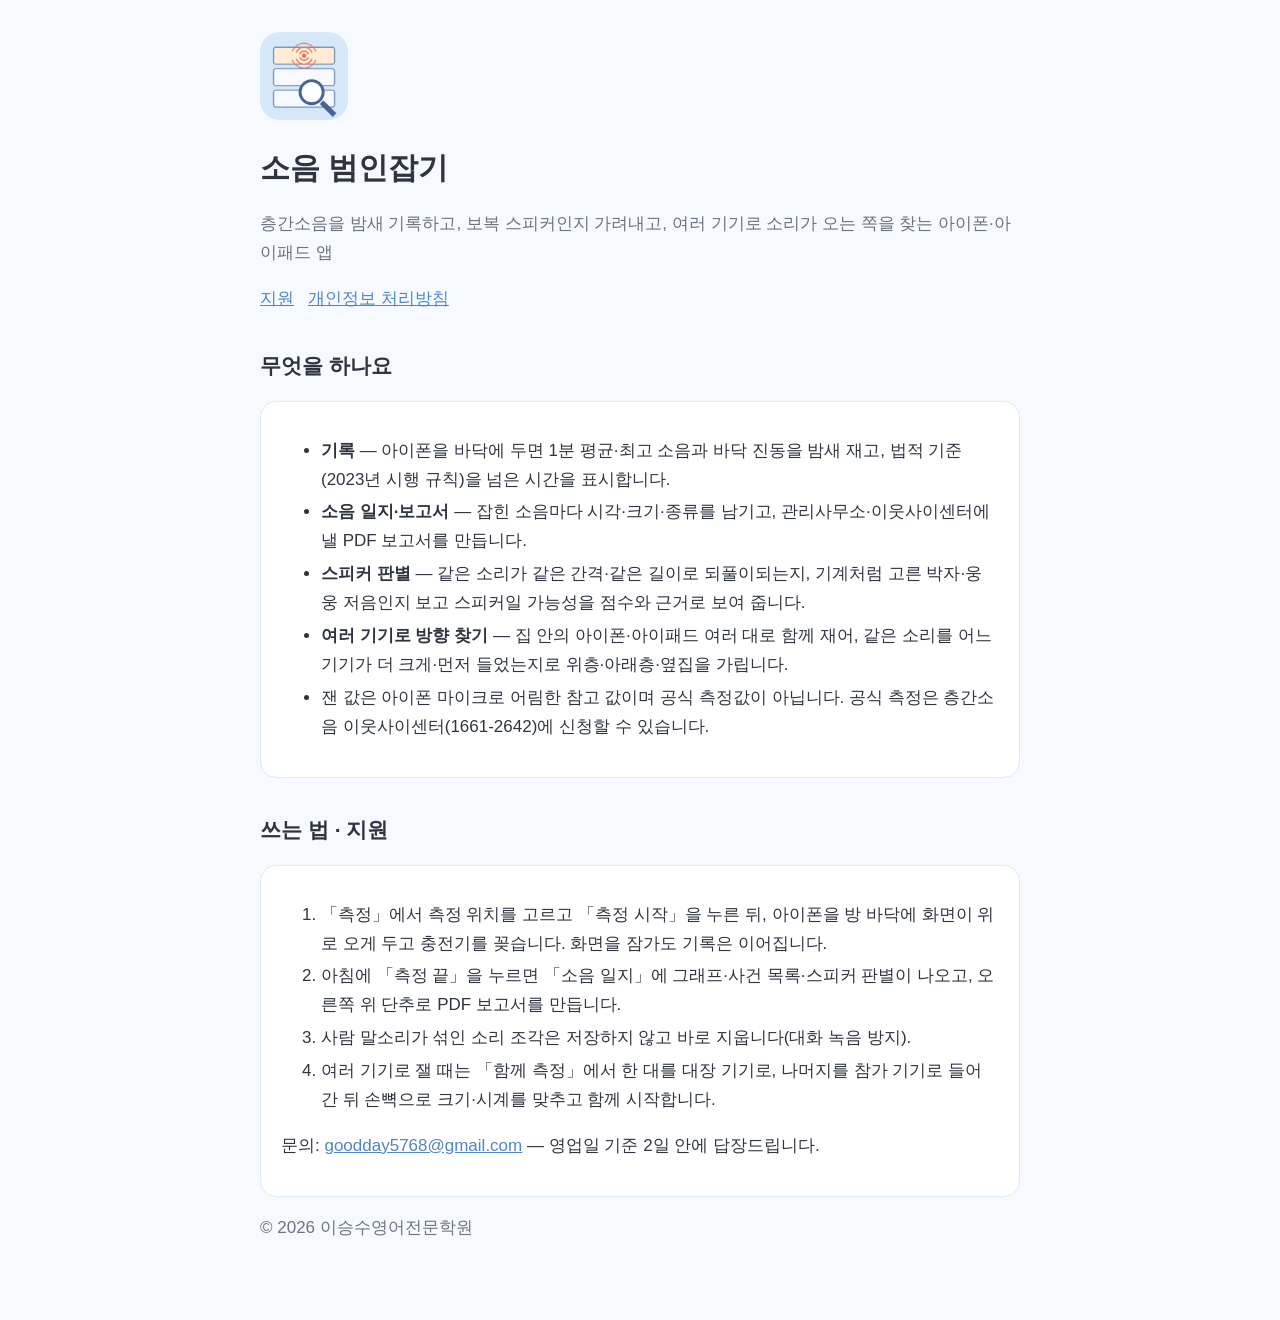
<file: index.html>
<!doctype html><html lang="ko"><head><meta charset="utf-8"><meta name="viewport" content="width=device-width,initial-scale=1">
<link rel="stylesheet" href="style.css"><title>소음 범인잡기</title></head><body><main>
<img class="icon" src="icon.png" alt="">
<h1>소음 범인잡기</h1><p class="mut">층간소음을 밤새 기록하고, 보복 스피커인지 가려내고, 여러 기기로 소리가 오는 쪽을 찾는 아이폰·아이패드 앱</p>
<nav><a href="#support">지원</a><a href="privacy.html">개인정보 처리방침</a></nav>
<h2>무엇을 하나요</h2><div class="card"><ul>
<li><b>기록</b> — 아이폰을 바닥에 두면 1분 평균·최고 소음과 바닥 진동을 밤새 재고, 법적 기준(2023년 시행 규칙)을 넘은 시간을 표시합니다.</li>
<li><b>소음 일지·보고서</b> — 잡힌 소음마다 시각·크기·종류를 남기고, 관리사무소·이웃사이센터에 낼 PDF 보고서를 만듭니다.</li>
<li><b>스피커 판별</b> — 같은 소리가 같은 간격·같은 길이로 되풀이되는지, 기계처럼 고른 박자·웅웅 저음인지 보고 스피커일 가능성을 점수와 근거로 보여 줍니다.</li>
<li><b>여러 기기로 방향 찾기</b> — 집 안의 아이폰·아이패드 여러 대로 함께 재어, 같은 소리를 어느 기기가 더 크게·먼저 들었는지로 위층·아래층·옆집을 가립니다.</li>
<li>잰 값은 아이폰 마이크로 어림한 참고 값이며 공식 측정값이 아닙니다. 공식 측정은 층간소음 이웃사이센터(1661-2642)에 신청할 수 있습니다.</li></ul></div>
<h2 id="support">쓰는 법 · 지원</h2><div class="card"><ol>
<li>「측정」에서 측정 위치를 고르고 「측정 시작」을 누른 뒤, 아이폰을 방 바닥에 화면이 위로 오게 두고 충전기를 꽂습니다. 화면을 잠가도 기록은 이어집니다.</li>
<li>아침에 「측정 끝」을 누르면 「소음 일지」에 그래프·사건 목록·스피커 판별이 나오고, 오른쪽 위 단추로 PDF 보고서를 만듭니다.</li>
<li>사람 말소리가 섞인 소리 조각은 저장하지 않고 바로 지웁니다(대화 녹음 방지).</li>
<li>여러 기기로 잴 때는 「함께 측정」에서 한 대를 대장 기기로, 나머지를 참가 기기로 들어간 뒤 손뼉으로 크기·시계를 맞추고 함께 시작합니다.</li></ol>
<p>문의: <a href="mailto:goodday5768@gmail.com">goodday5768@gmail.com</a> — 영업일 기준 2일 안에 답장드립니다.</p></div>
<p class="mut">© 2026 이승수영어전문학원</p></main></body></html>
</file>
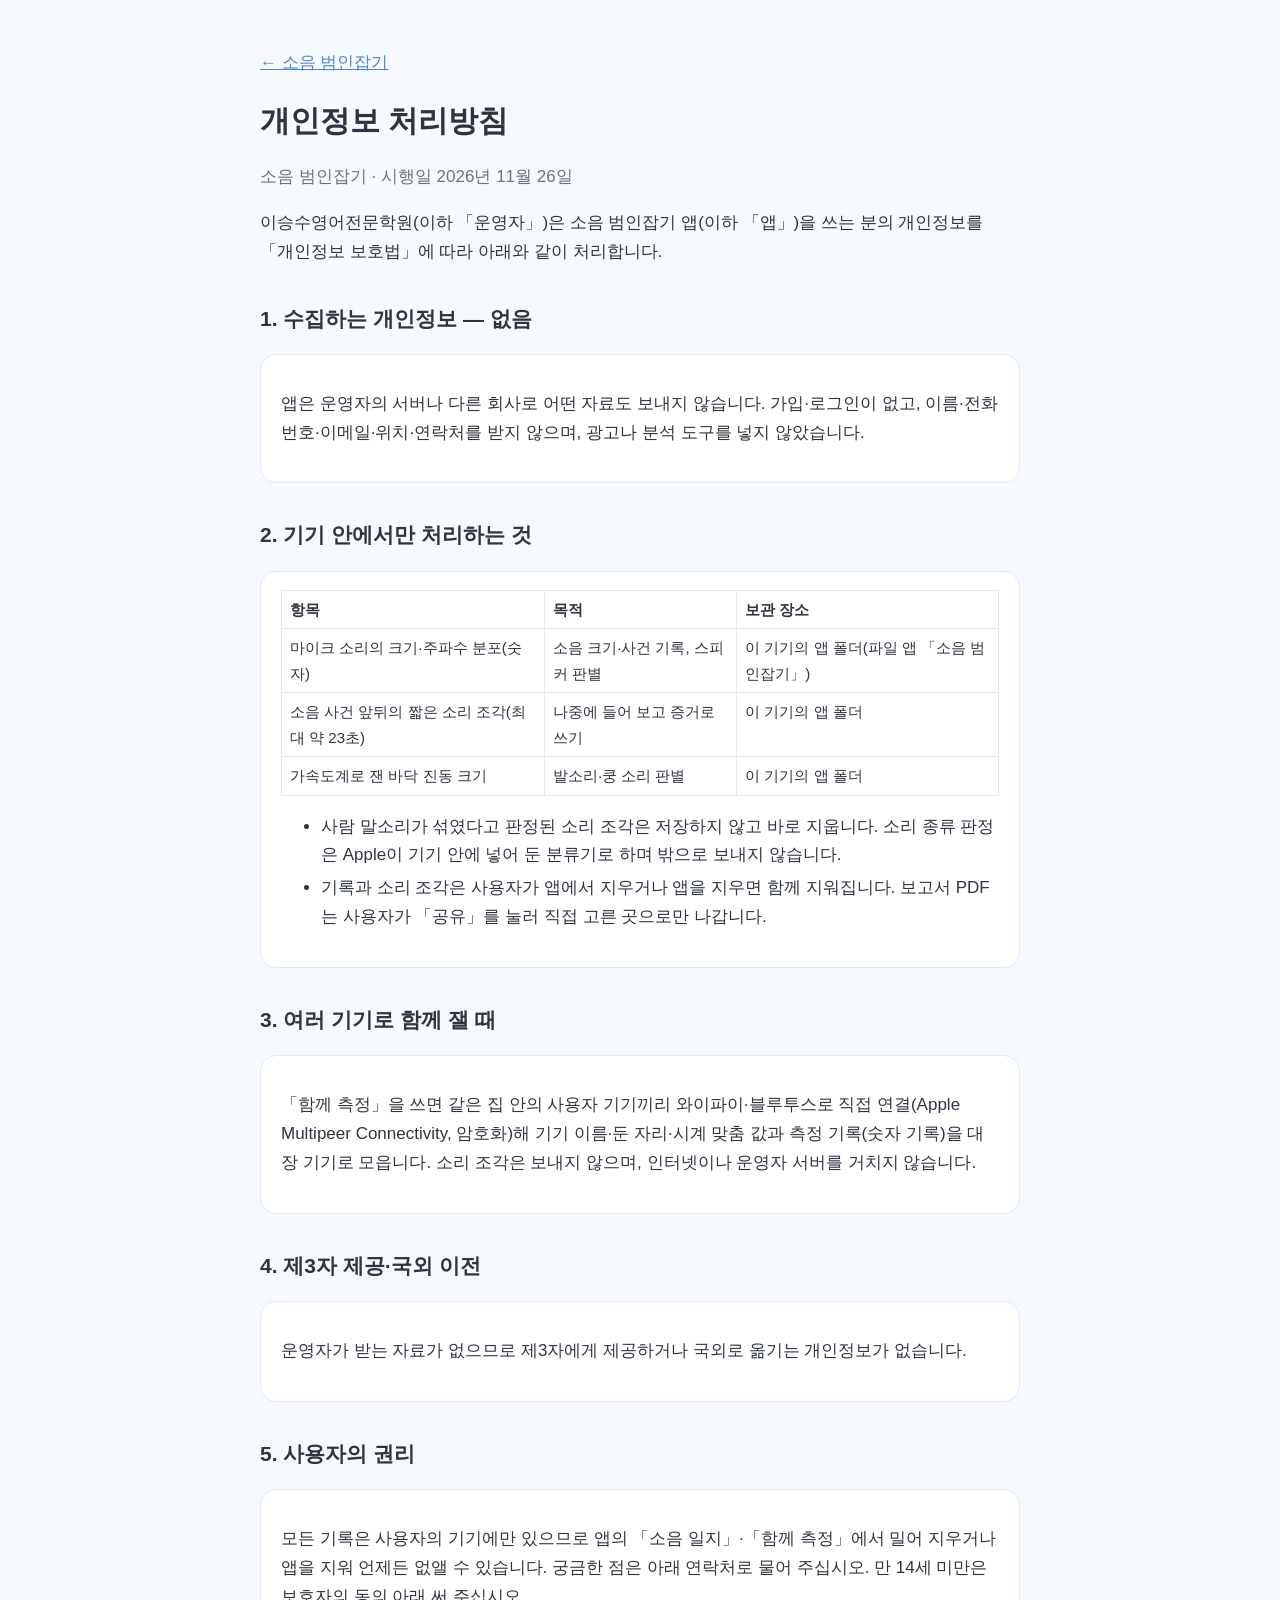
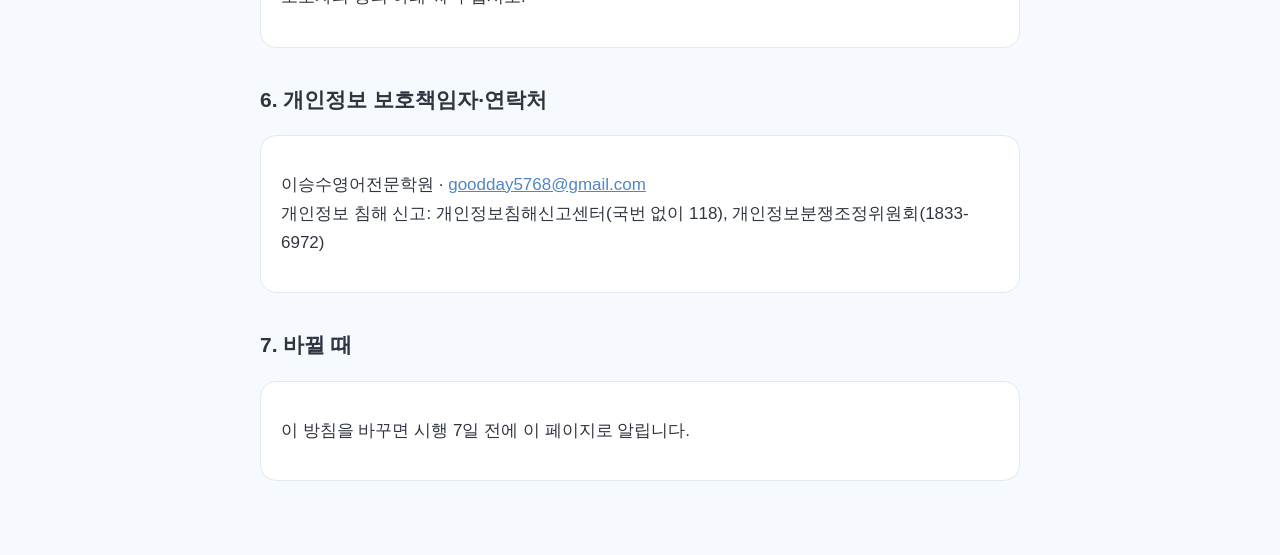
<file: privacy.html>
<!doctype html><html lang="ko"><head><meta charset="utf-8"><meta name="viewport" content="width=device-width,initial-scale=1">
<link rel="stylesheet" href="style.css"><title>소음 범인잡기 개인정보 처리방침</title></head><body><main>
<p><a href="index.html">← 소음 범인잡기</a></p>
<h1>개인정보 처리방침</h1><p class="mut">소음 범인잡기 · 시행일 2026년 11월 26일</p>
<p>이승수영어전문학원(이하 「운영자」)은 소음 범인잡기 앱(이하 「앱」)을 쓰는 분의 개인정보를 「개인정보 보호법」에 따라 아래와 같이 처리합니다.</p>
<h2>1. 수집하는 개인정보 — 없음</h2><div class="card"><p>앱은 운영자의 서버나 다른 회사로 어떤 자료도 보내지 않습니다. 가입·로그인이 없고, 이름·전화번호·이메일·위치·연락처를 받지 않으며, 광고나 분석 도구를 넣지 않았습니다.</p></div>
<h2>2. 기기 안에서만 처리하는 것</h2><div class="card"><table>
<tr><th>항목</th><th>목적</th><th>보관 장소</th></tr>
<tr><td>마이크 소리의 크기·주파수 분포(숫자)</td><td>소음 크기·사건 기록, 스피커 판별</td><td>이 기기의 앱 폴더(파일 앱 「소음 범인잡기」)</td></tr>
<tr><td>소음 사건 앞뒤의 짧은 소리 조각(최대 약 23초)</td><td>나중에 들어 보고 증거로 쓰기</td><td>이 기기의 앱 폴더</td></tr>
<tr><td>가속도계로 잰 바닥 진동 크기</td><td>발소리·쿵 소리 판별</td><td>이 기기의 앱 폴더</td></tr>
</table><ul>
<li>사람 말소리가 섞였다고 판정된 소리 조각은 저장하지 않고 바로 지웁니다. 소리 종류 판정은 Apple이 기기 안에 넣어 둔 분류기로 하며 밖으로 보내지 않습니다.</li>
<li>기록과 소리 조각은 사용자가 앱에서 지우거나 앱을 지우면 함께 지워집니다. 보고서 PDF는 사용자가 「공유」를 눌러 직접 고른 곳으로만 나갑니다.</li></ul></div>
<h2>3. 여러 기기로 함께 잴 때</h2><div class="card"><p>「함께 측정」을 쓰면 같은 집 안의 사용자 기기끼리 와이파이·블루투스로 직접 연결(Apple Multipeer Connectivity, 암호화)해 기기 이름·둔 자리·시계 맞춤 값과 측정 기록(숫자 기록)을 대장 기기로 모읍니다. 소리 조각은 보내지 않으며, 인터넷이나 운영자 서버를 거치지 않습니다.</p></div>
<h2>4. 제3자 제공·국외 이전</h2><div class="card"><p>운영자가 받는 자료가 없으므로 제3자에게 제공하거나 국외로 옮기는 개인정보가 없습니다.</p></div>
<h2>5. 사용자의 권리</h2><div class="card"><p>모든 기록은 사용자의 기기에만 있으므로 앱의 「소음 일지」·「함께 측정」에서 밀어 지우거나 앱을 지워 언제든 없앨 수 있습니다. 궁금한 점은 아래 연락처로 물어 주십시오. 만 14세 미만은 보호자의 동의 아래 써 주십시오.</p></div>
<h2>6. 개인정보 보호책임자·연락처</h2><div class="card"><p>이승수영어전문학원 · <a href="mailto:goodday5768@gmail.com">goodday5768@gmail.com</a><br>개인정보 침해 신고: 개인정보침해신고센터(국번 없이 118), 개인정보분쟁조정위원회(1833-6972)</p></div>
<h2>7. 바뀔 때</h2><div class="card"><p>이 방침을 바꾸면 시행 7일 전에 이 페이지로 알립니다.</p></div>
</main></body></html>
</file>
<file: style.css>
:root{--bg:#f6f9fd;--fg:#2f3540;--mut:#6b7380;--card:#fff;--acc:#4f86c6;--line:#e1e9f4}
@media(prefers-color-scheme:dark){:root{--bg:#171a1f;--fg:#eef2f7;--mut:#a9b2bf;--card:#22262d;--acc:#8fb6e6;--line:#323844}}
body{margin:0;background:var(--bg);color:var(--fg);font:17px/1.7 -apple-system,"Apple SD Gothic Neo",sans-serif}
main{max-width:760px;margin:0 auto;padding:32px 16px 60px}h1{font-size:30px;margin:12px 0 4px}h2{font-size:21px;margin-top:34px}
.card{background:var(--card);border:1px solid var(--line);border-radius:16px;padding:18px 20px;margin:14px 0}
.mut{color:var(--mut)}a{color:var(--acc)}img.icon{width:88px;height:88px;border-radius:20px}li{margin:4px 0}
nav a{margin-right:14px}table{border-collapse:collapse;width:100%;font-size:15px}td,th{border:1px solid var(--line);padding:6px 8px;text-align:left;vertical-align:top}
</file>
